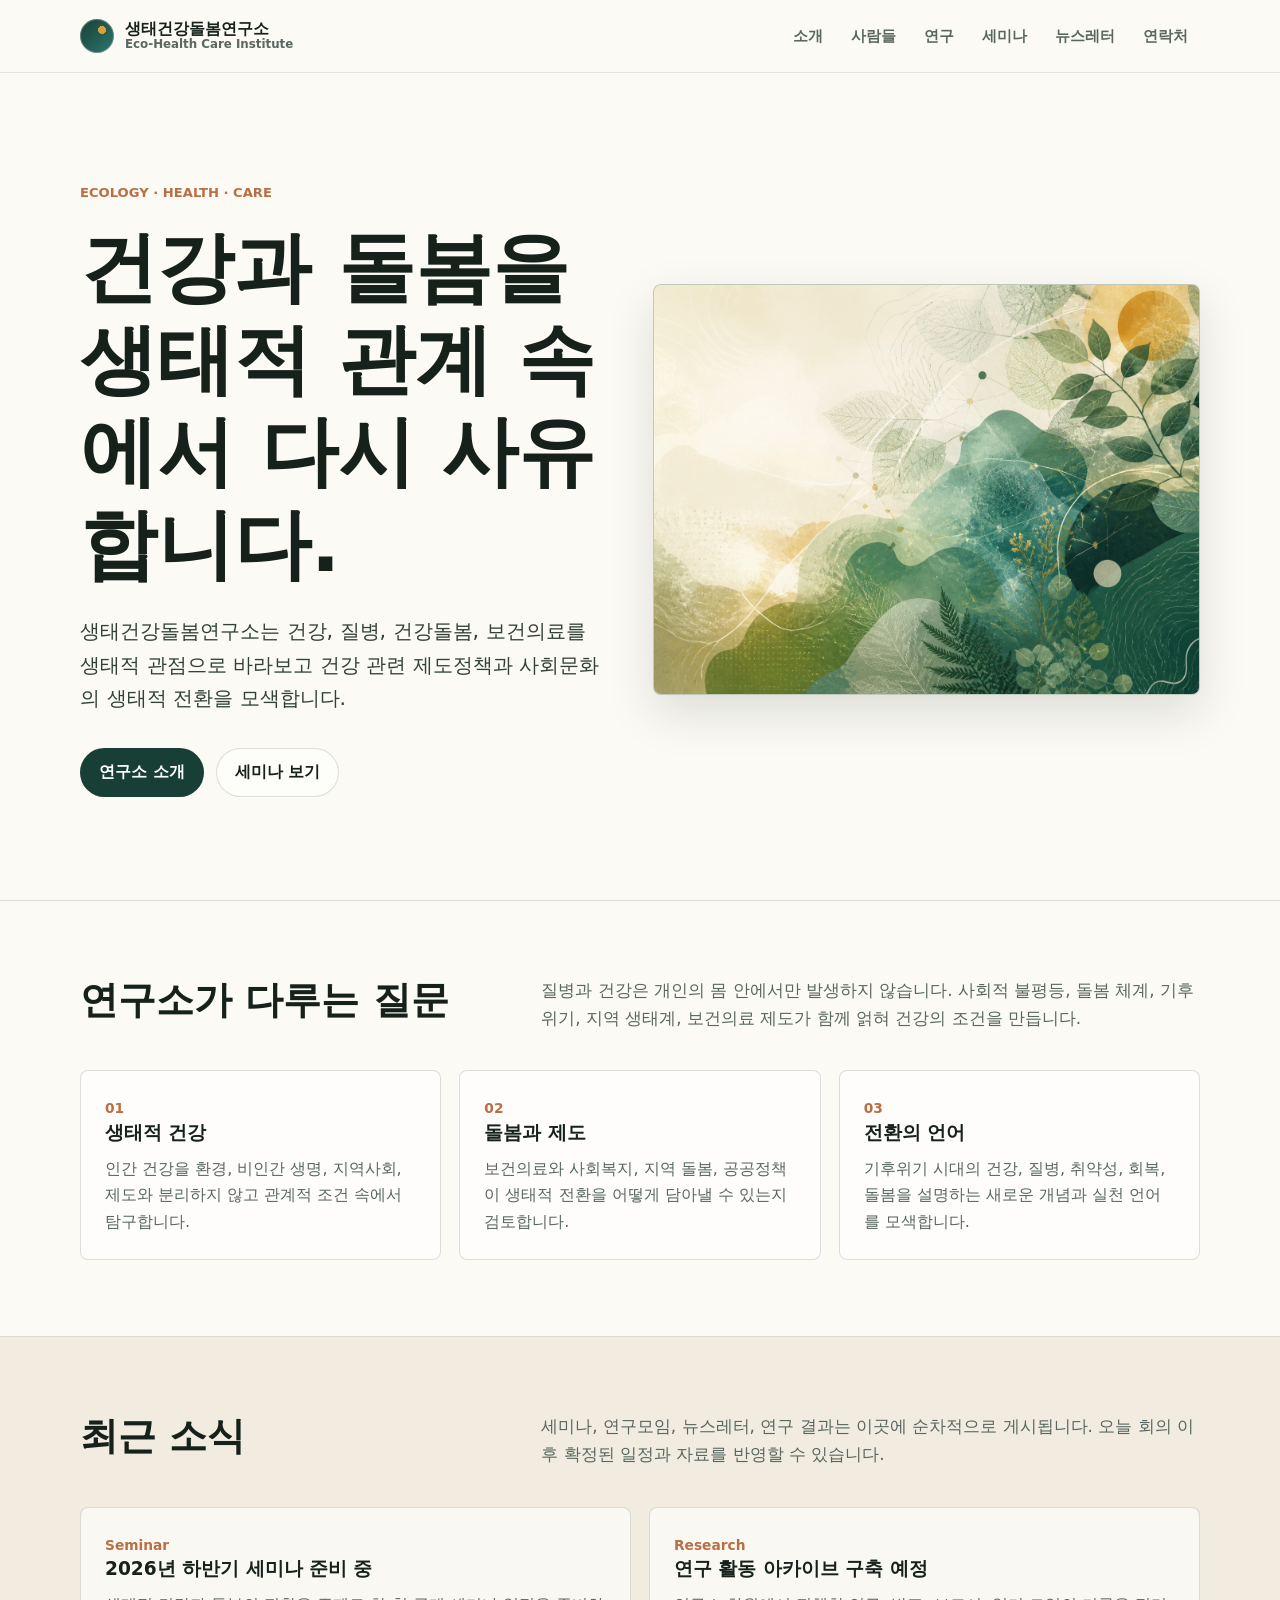
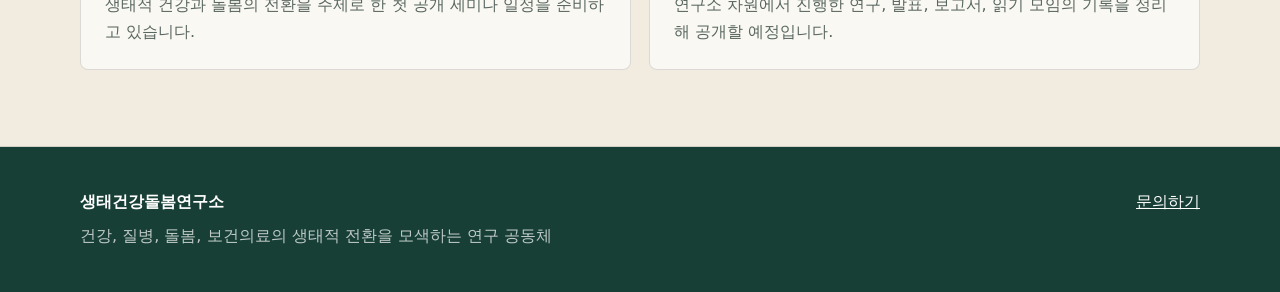
<file: index.html>
<!doctype html>
<html lang="ko">
  <head>
    <meta charset="utf-8">
    <meta name="viewport" content="width=device-width, initial-scale=1">
    <title>생태건강돌봄연구소</title>
    <meta name="description" content="생태건강돌봄연구소는 건강, 질병, 건강돌봄, 보건의료를 생태적 관점으로 바라보고 건강 관련 제도정책과 사회문화의 생태적 전환을 모색합니다.">
    <meta property="og:title" content="생태건강돌봄연구소">
    <meta property="og:description" content="건강과 돌봄을 생태적 관계 속에서 다시 사유하는 연구 공동체">
    <meta property="og:image" content="assets/ecological-care-hero.png">
    <link rel="stylesheet" href="styles.css">
  </head>
  <body>
    <header class="site-header">
      <nav class="nav" aria-label="주요 메뉴">
        <a class="brand" href="index.html" aria-label="생태건강돌봄연구소 홈">
          <span class="brand-mark" aria-hidden="true"></span>
          <span class="brand-text"><span>생태건강돌봄연구소</span><span>Eco-Health Care Institute</span></span>
        </a>
        <button class="menu-toggle" type="button" aria-label="메뉴 열기" aria-expanded="false">☰</button>
        <div class="nav-links">
          <a href="about.html">소개</a>
          <a href="people.html">사람들</a>
          <a href="research.html">연구</a>
          <a href="events.html">세미나</a>
          <a href="newsletter.html">뉴스레터</a>
          <a href="contact.html">연락처</a>
        </div>
      </nav>
    </header>
    <main>
      <section class="hero">
        <div class="hero-inner">
          <div>
            <p class="eyebrow">ECOLOGY · HEALTH · CARE</p>
            <h1>건강과 돌봄을 생태적 관계 속에서 다시 사유합니다.</h1>
            <p class="lead">생태건강돌봄연구소는 건강, 질병, 건강돌봄, 보건의료를 생태적 관점으로 바라보고 건강 관련 제도정책과 사회문화의 생태적 전환을 모색합니다.</p>
            <div class="hero-actions">
              <a class="button primary" href="about.html">연구소 소개</a>
              <a class="button secondary" href="events.html">세미나 보기</a>
            </div>
          </div>
          <div class="hero-visual" aria-label="생태, 건강, 돌봄의 관계를 표현한 추상 이미지">
            <img src="assets/ecological-care-hero.png" alt="">
          </div>
        </div>
      </section>
      <section class="section">
        <div class="section-inner">
          <div class="section-head">
            <h2>연구소가 다루는 질문</h2>
            <p>질병과 건강은 개인의 몸 안에서만 발생하지 않습니다. 사회적 불평등, 돌봄 체계, 기후위기, 지역 생태계, 보건의료 제도가 함께 얽혀 건강의 조건을 만듭니다.</p>
          </div>
          <div class="grid three">
            <article class="card"><span class="meta">01</span><h3>생태적 건강</h3><p>인간 건강을 환경, 비인간 생명, 지역사회, 제도와 분리하지 않고 관계적 조건 속에서 탐구합니다.</p></article>
            <article class="card"><span class="meta">02</span><h3>돌봄과 제도</h3><p>보건의료와 사회복지, 지역 돌봄, 공공정책이 생태적 전환을 어떻게 담아낼 수 있는지 검토합니다.</p></article>
            <article class="card"><span class="meta">03</span><h3>전환의 언어</h3><p>기후위기 시대의 건강, 질병, 취약성, 회복, 돌봄을 설명하는 새로운 개념과 실천 언어를 모색합니다.</p></article>
          </div>
        </div>
      </section>
      <section class="section alt">
        <div class="section-inner">
          <div class="section-head">
            <h2>최근 소식</h2>
            <p>세미나, 연구모임, 뉴스레터, 연구 결과는 이곳에 순차적으로 게시됩니다. 오늘 회의 이후 확정된 일정과 자료를 반영할 수 있습니다.</p>
          </div>
          <div class="grid two">
            <article class="card"><span class="meta">Seminar</span><h3>2026년 하반기 세미나 준비 중</h3><p>생태적 건강과 돌봄의 전환을 주제로 한 첫 공개 세미나 일정을 준비하고 있습니다.</p></article>
            <article class="card"><span class="meta">Research</span><h3>연구 활동 아카이브 구축 예정</h3><p>연구소 차원에서 진행한 연구, 발표, 보고서, 읽기 모임의 기록을 정리해 공개할 예정입니다.</p></article>
          </div>
        </div>
      </section>
    </main>
    <footer class="site-footer"><div class="footer-inner"><div><p class="footer-name">생태건강돌봄연구소</p><p class="footer-note">건강, 질병, 돌봄, 보건의료의 생태적 전환을 모색하는 연구 공동체</p></div><a href="contact.html">문의하기</a></div></footer>
    <script src="script.js"></script>
  </body>
</html>
</file>
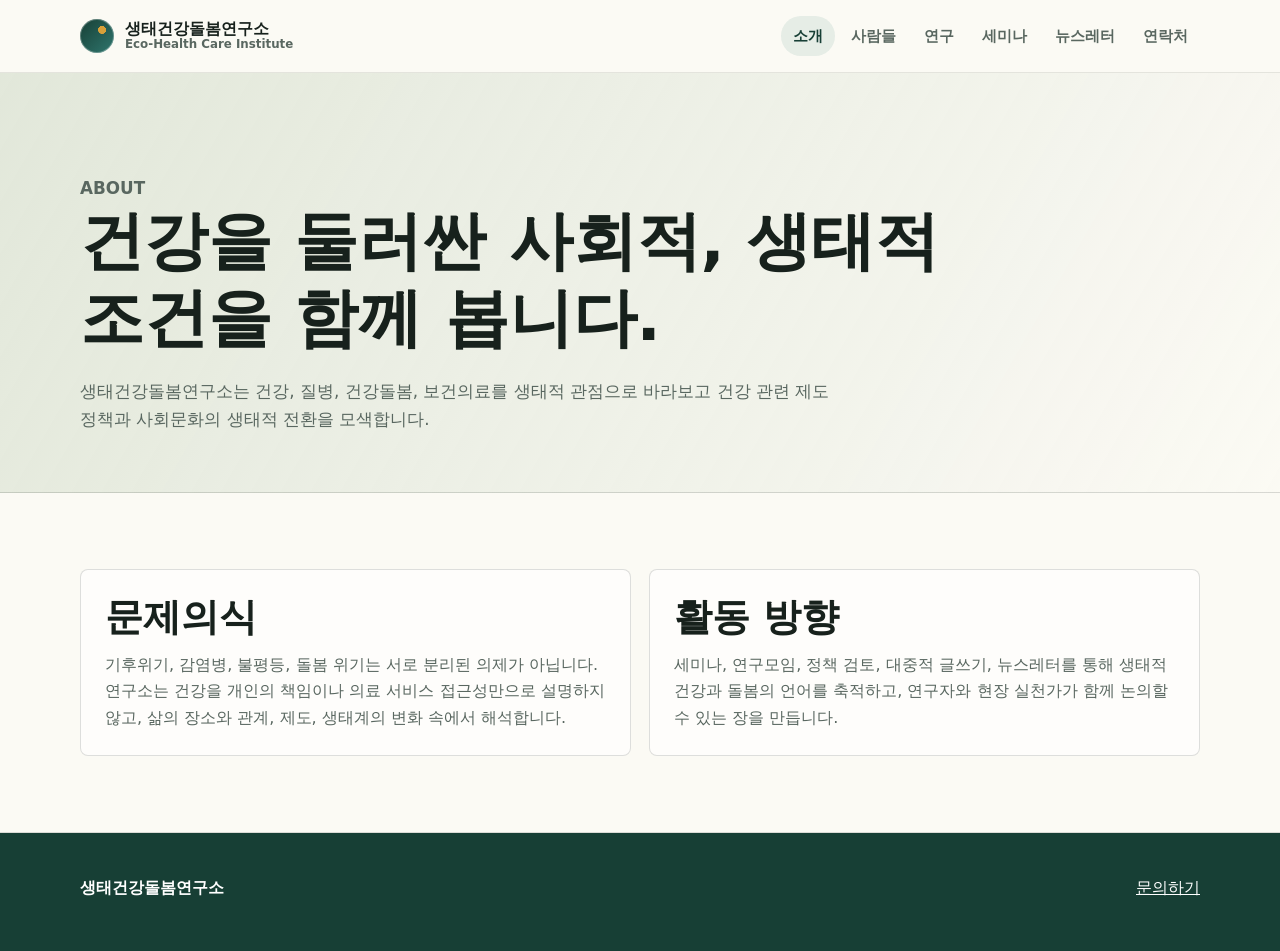
<file: about.html>
<!doctype html>
<html lang="ko">
  <head><meta charset="utf-8"><meta name="viewport" content="width=device-width, initial-scale=1"><title>소개 | 생태건강돌봄연구소</title><meta name="description" content="생태건강돌봄연구소 소개"><link rel="stylesheet" href="styles.css"></head>
  <body>
    <header class="site-header"><nav class="nav" aria-label="주요 메뉴"><a class="brand" href="index.html"><span class="brand-mark" aria-hidden="true"></span><span class="brand-text"><span>생태건강돌봄연구소</span><span>Eco-Health Care Institute</span></span></a><button class="menu-toggle" type="button" aria-label="메뉴 열기" aria-expanded="false">☰</button><div class="nav-links"><a aria-current="page" href="about.html">소개</a><a href="people.html">사람들</a><a href="research.html">연구</a><a href="events.html">세미나</a><a href="newsletter.html">뉴스레터</a><a href="contact.html">연락처</a></div></nav></header>
    <main>
      <section class="page-hero"><div class="page-intro"><p class="eyebrow">ABOUT</p><h1>건강을 둘러싼 사회적, 생태적 조건을 함께 봅니다.</h1><p>생태건강돌봄연구소는 건강, 질병, 건강돌봄, 보건의료를 생태적 관점으로 바라보고 건강 관련 제도정책과 사회문화의 생태적 전환을 모색합니다.</p></div></section>
      <section class="section"><div class="section-inner grid two"><article class="card"><h2>문제의식</h2><p>기후위기, 감염병, 불평등, 돌봄 위기는 서로 분리된 의제가 아닙니다. 연구소는 건강을 개인의 책임이나 의료 서비스 접근성만으로 설명하지 않고, 삶의 장소와 관계, 제도, 생태계의 변화 속에서 해석합니다.</p></article><article class="card"><h2>활동 방향</h2><p>세미나, 연구모임, 정책 검토, 대중적 글쓰기, 뉴스레터를 통해 생태적 건강과 돌봄의 언어를 축적하고, 연구자와 현장 실천가가 함께 논의할 수 있는 장을 만듭니다.</p></article></div></section>
    </main>
    <footer class="site-footer"><div class="footer-inner"><p class="footer-name">생태건강돌봄연구소</p><a href="contact.html">문의하기</a></div></footer><script src="script.js"></script>
  </body>
</html>
</file>
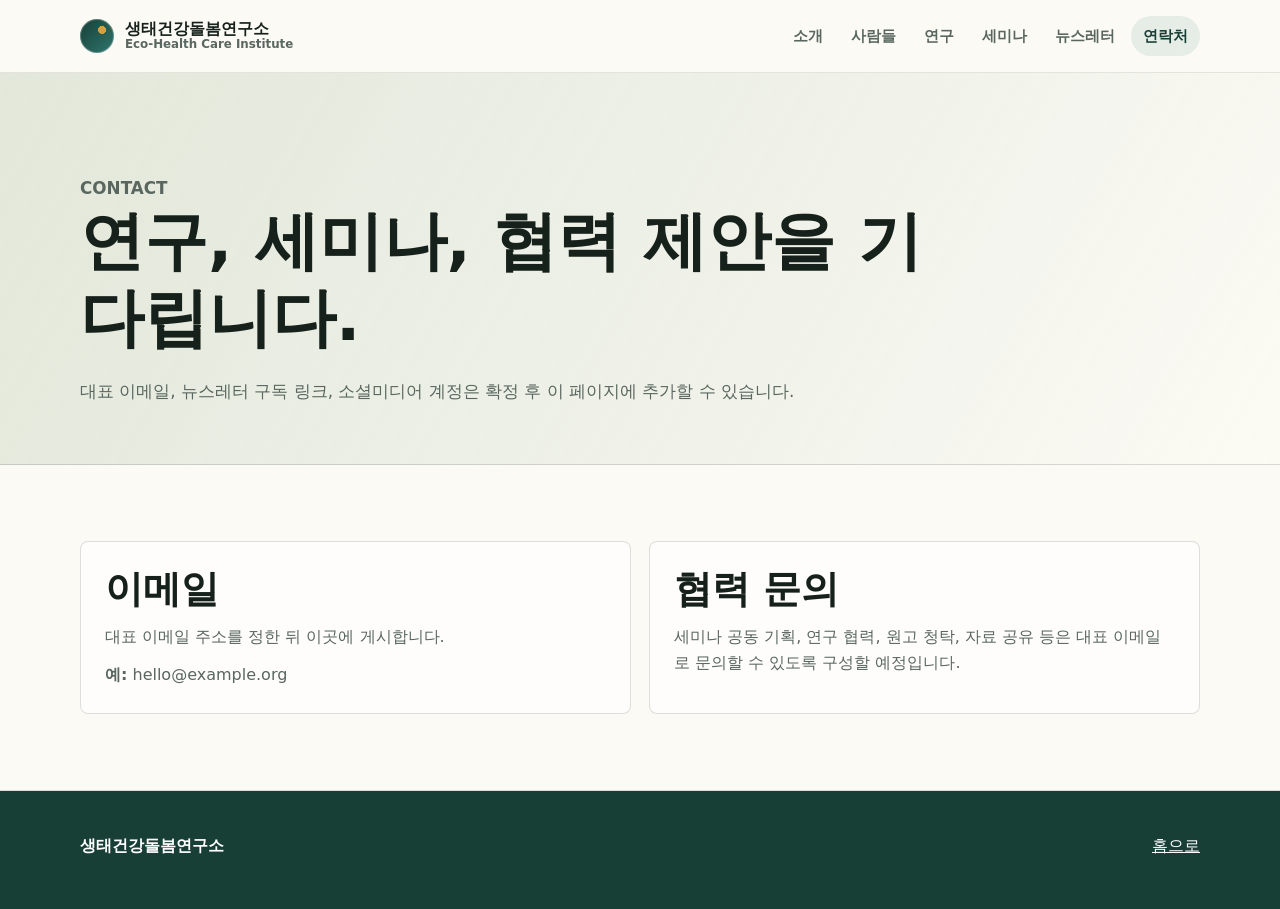
<file: contact.html>
<!doctype html>
<html lang="ko">
  <head><meta charset="utf-8"><meta name="viewport" content="width=device-width, initial-scale=1"><title>연락처 | 생태건강돌봄연구소</title><link rel="stylesheet" href="styles.css"></head>
  <body>
    <header class="site-header"><nav class="nav" aria-label="주요 메뉴"><a class="brand" href="index.html"><span class="brand-mark" aria-hidden="true"></span><span class="brand-text"><span>생태건강돌봄연구소</span><span>Eco-Health Care Institute</span></span></a><button class="menu-toggle" type="button" aria-label="메뉴 열기" aria-expanded="false">☰</button><div class="nav-links"><a href="about.html">소개</a><a href="people.html">사람들</a><a href="research.html">연구</a><a href="events.html">세미나</a><a href="newsletter.html">뉴스레터</a><a aria-current="page" href="contact.html">연락처</a></div></nav></header>
    <main><section class="page-hero"><div class="page-intro"><p class="eyebrow">CONTACT</p><h1>연구, 세미나, 협력 제안을 기다립니다.</h1><p>대표 이메일, 뉴스레터 구독 링크, 소셜미디어 계정은 확정 후 이 페이지에 추가할 수 있습니다.</p></div></section><section class="section"><div class="section-inner grid two"><article class="card"><h2>이메일</h2><p>대표 이메일 주소를 정한 뒤 이곳에 게시합니다.</p><p><strong>예:</strong> hello@example.org</p></article><article class="card"><h2>협력 문의</h2><p>세미나 공동 기획, 연구 협력, 원고 청탁, 자료 공유 등은 대표 이메일로 문의할 수 있도록 구성할 예정입니다.</p></article></div></section></main>
    <footer class="site-footer"><div class="footer-inner"><p class="footer-name">생태건강돌봄연구소</p><a href="index.html">홈으로</a></div></footer><script src="script.js"></script>
  </body>
</html>
</file>
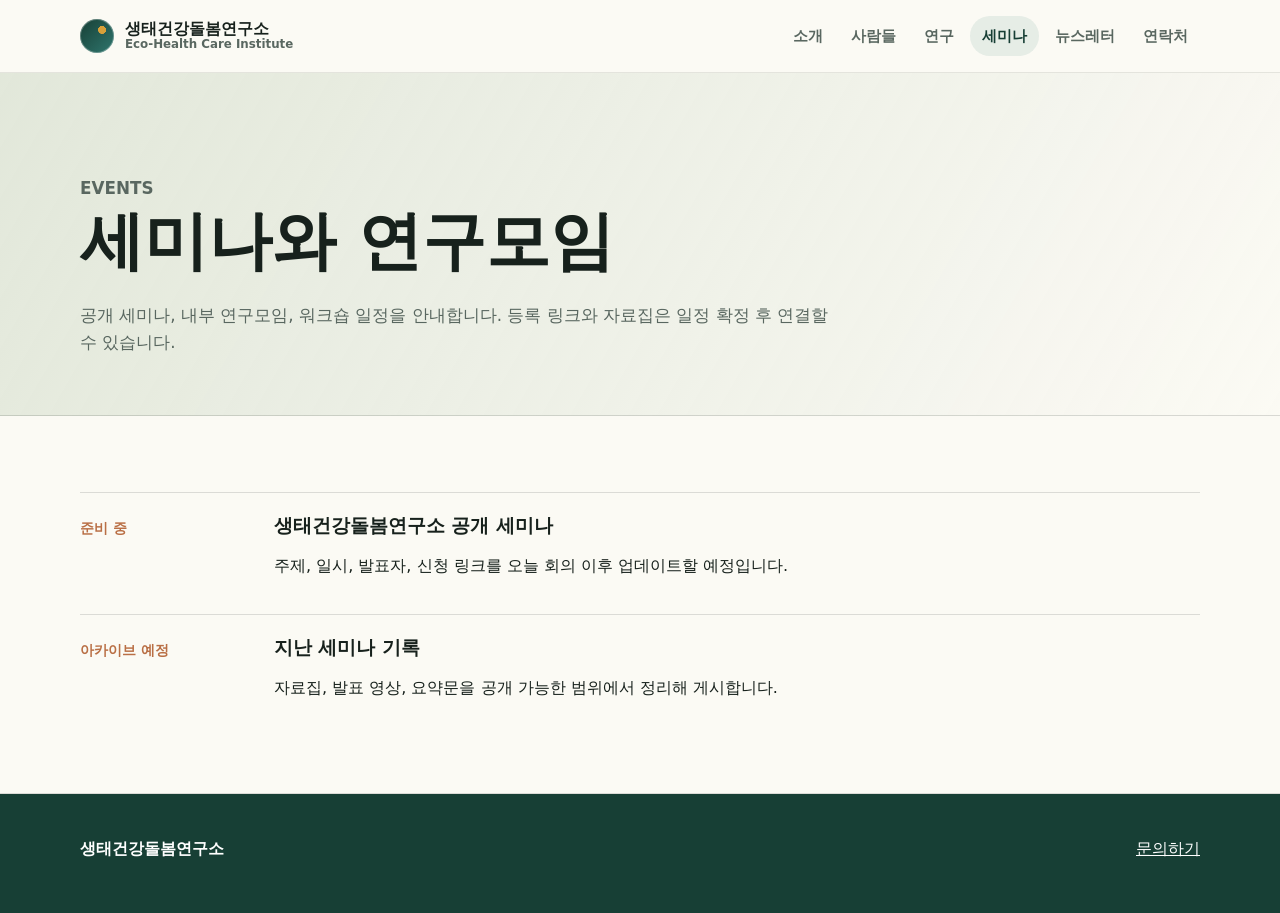
<file: events.html>
<!doctype html>
<html lang="ko">
  <head><meta charset="utf-8"><meta name="viewport" content="width=device-width, initial-scale=1"><title>세미나 | 생태건강돌봄연구소</title><link rel="stylesheet" href="styles.css"></head>
  <body>
    <header class="site-header"><nav class="nav" aria-label="주요 메뉴"><a class="brand" href="index.html"><span class="brand-mark" aria-hidden="true"></span><span class="brand-text"><span>생태건강돌봄연구소</span><span>Eco-Health Care Institute</span></span></a><button class="menu-toggle" type="button" aria-label="메뉴 열기" aria-expanded="false">☰</button><div class="nav-links"><a href="about.html">소개</a><a href="people.html">사람들</a><a href="research.html">연구</a><a aria-current="page" href="events.html">세미나</a><a href="newsletter.html">뉴스레터</a><a href="contact.html">연락처</a></div></nav></header>
    <main><section class="page-hero"><div class="page-intro"><p class="eyebrow">EVENTS</p><h1>세미나와 연구모임</h1><p>공개 세미나, 내부 연구모임, 워크숍 일정을 안내합니다. 등록 링크와 자료집은 일정 확정 후 연결할 수 있습니다.</p></div></section><section class="section"><div class="section-inner timeline"><article class="event-row"><div><span class="meta">준비 중</span></div><div><h3>생태건강돌봄연구소 공개 세미나</h3><p>주제, 일시, 발표자, 신청 링크를 오늘 회의 이후 업데이트할 예정입니다.</p></div></article><article class="event-row"><div><span class="meta">아카이브 예정</span></div><div><h3>지난 세미나 기록</h3><p>자료집, 발표 영상, 요약문을 공개 가능한 범위에서 정리해 게시합니다.</p></div></article></div></section></main>
    <footer class="site-footer"><div class="footer-inner"><p class="footer-name">생태건강돌봄연구소</p><a href="contact.html">문의하기</a></div></footer><script src="script.js"></script>
  </body>
</html>
</file>
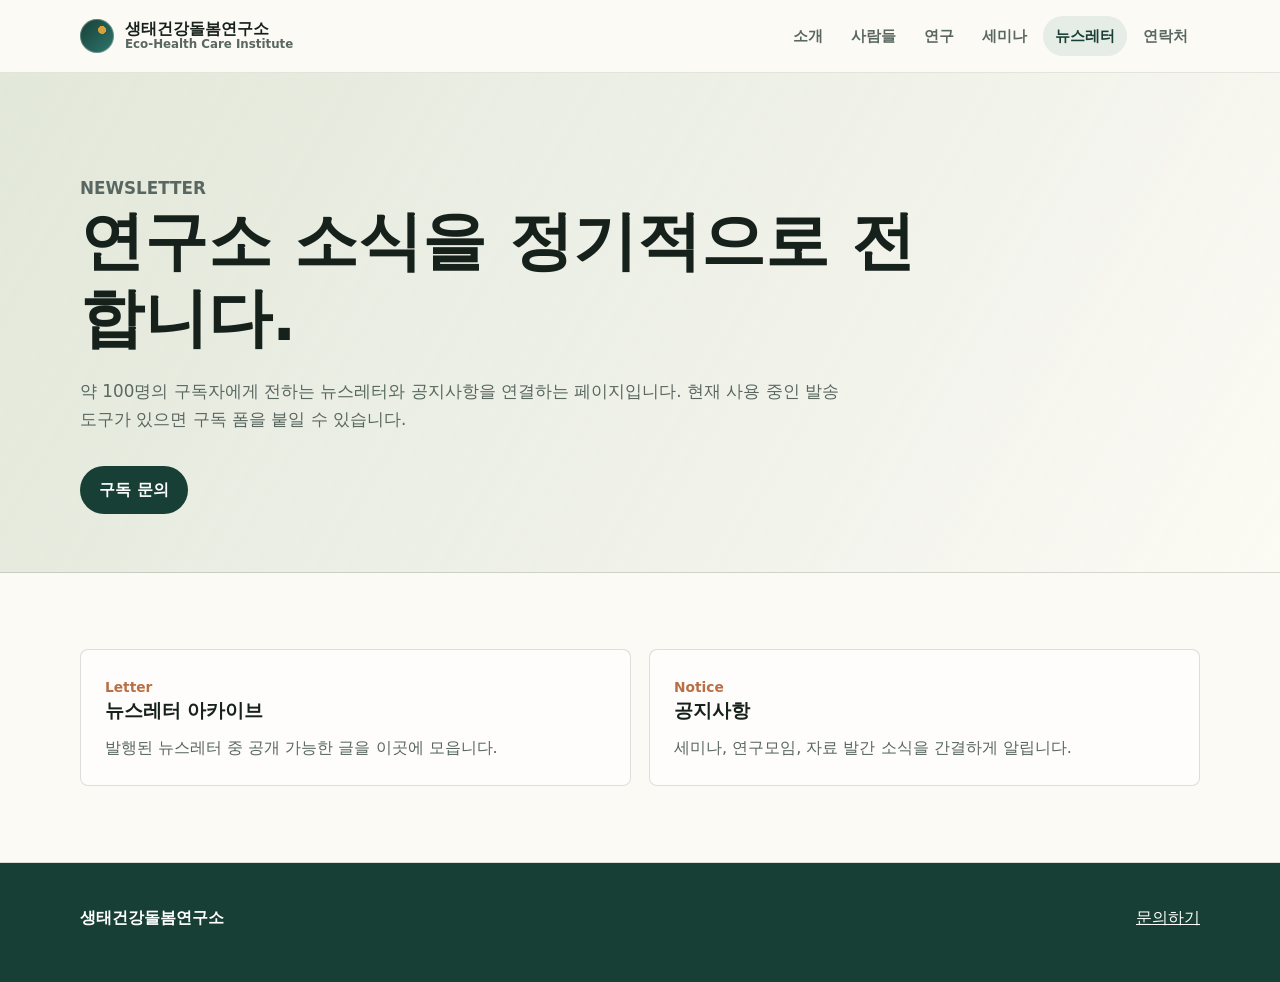
<file: newsletter.html>
<!doctype html>
<html lang="ko">
  <head><meta charset="utf-8"><meta name="viewport" content="width=device-width, initial-scale=1"><title>뉴스레터 | 생태건강돌봄연구소</title><link rel="stylesheet" href="styles.css"></head>
  <body>
    <header class="site-header"><nav class="nav" aria-label="주요 메뉴"><a class="brand" href="index.html"><span class="brand-mark" aria-hidden="true"></span><span class="brand-text"><span>생태건강돌봄연구소</span><span>Eco-Health Care Institute</span></span></a><button class="menu-toggle" type="button" aria-label="메뉴 열기" aria-expanded="false">☰</button><div class="nav-links"><a href="about.html">소개</a><a href="people.html">사람들</a><a href="research.html">연구</a><a href="events.html">세미나</a><a aria-current="page" href="newsletter.html">뉴스레터</a><a href="contact.html">연락처</a></div></nav></header>
    <main><section class="page-hero"><div class="page-intro"><p class="eyebrow">NEWSLETTER</p><h1>연구소 소식을 정기적으로 전합니다.</h1><p>약 100명의 구독자에게 전하는 뉴스레터와 공지사항을 연결하는 페이지입니다. 현재 사용 중인 발송 도구가 있으면 구독 폼을 붙일 수 있습니다.</p><div class="page-actions"><a class="button primary" href="contact.html">구독 문의</a></div></div></section><section class="section"><div class="section-inner grid two"><article class="card"><span class="meta">Letter</span><h3>뉴스레터 아카이브</h3><p>발행된 뉴스레터 중 공개 가능한 글을 이곳에 모읍니다.</p></article><article class="card"><span class="meta">Notice</span><h3>공지사항</h3><p>세미나, 연구모임, 자료 발간 소식을 간결하게 알립니다.</p></article></div></section></main>
    <footer class="site-footer"><div class="footer-inner"><p class="footer-name">생태건강돌봄연구소</p><a href="contact.html">문의하기</a></div></footer><script src="script.js"></script>
  </body>
</html>
</file>
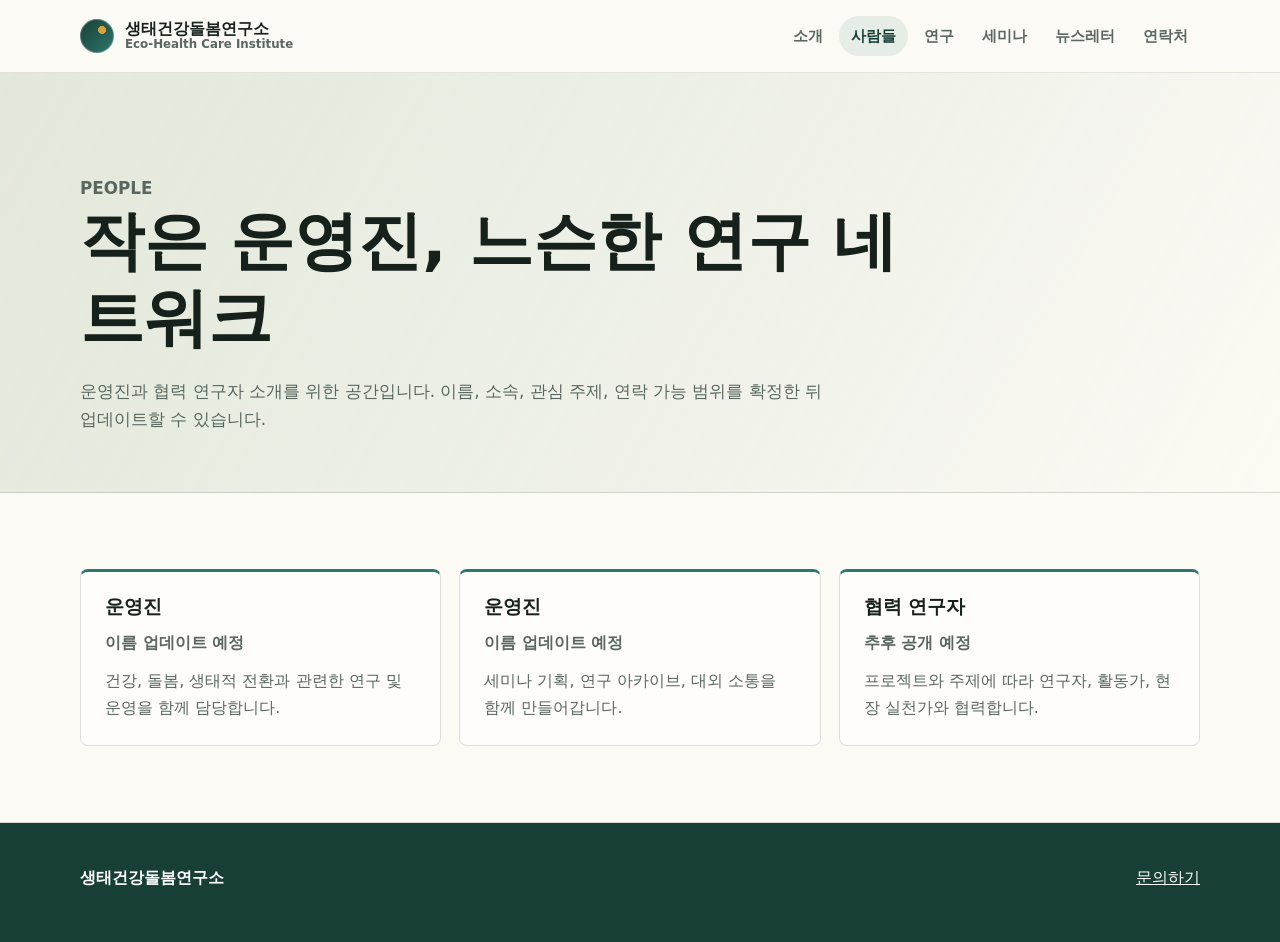
<file: people.html>
<!doctype html>
<html lang="ko">
  <head><meta charset="utf-8"><meta name="viewport" content="width=device-width, initial-scale=1"><title>사람들 | 생태건강돌봄연구소</title><link rel="stylesheet" href="styles.css"></head>
  <body>
    <header class="site-header"><nav class="nav" aria-label="주요 메뉴"><a class="brand" href="index.html"><span class="brand-mark" aria-hidden="true"></span><span class="brand-text"><span>생태건강돌봄연구소</span><span>Eco-Health Care Institute</span></span></a><button class="menu-toggle" type="button" aria-label="메뉴 열기" aria-expanded="false">☰</button><div class="nav-links"><a href="about.html">소개</a><a aria-current="page" href="people.html">사람들</a><a href="research.html">연구</a><a href="events.html">세미나</a><a href="newsletter.html">뉴스레터</a><a href="contact.html">연락처</a></div></nav></header>
    <main><section class="page-hero"><div class="page-intro"><p class="eyebrow">PEOPLE</p><h1>작은 운영진, 느슨한 연구 네트워크</h1><p>운영진과 협력 연구자 소개를 위한 공간입니다. 이름, 소속, 관심 주제, 연락 가능 범위를 확정한 뒤 업데이트할 수 있습니다.</p></div></section><section class="section"><div class="section-inner profile-grid"><article class="card profile"><h3>운영진</h3><p class="placeholder-name">이름 업데이트 예정</p><p>건강, 돌봄, 생태적 전환과 관련한 연구 및 운영을 함께 담당합니다.</p></article><article class="card profile"><h3>운영진</h3><p class="placeholder-name">이름 업데이트 예정</p><p>세미나 기획, 연구 아카이브, 대외 소통을 함께 만들어갑니다.</p></article><article class="card profile"><h3>협력 연구자</h3><p class="placeholder-name">추후 공개 예정</p><p>프로젝트와 주제에 따라 연구자, 활동가, 현장 실천가와 협력합니다.</p></article></div></section></main>
    <footer class="site-footer"><div class="footer-inner"><p class="footer-name">생태건강돌봄연구소</p><a href="contact.html">문의하기</a></div></footer><script src="script.js"></script>
  </body>
</html>
</file>
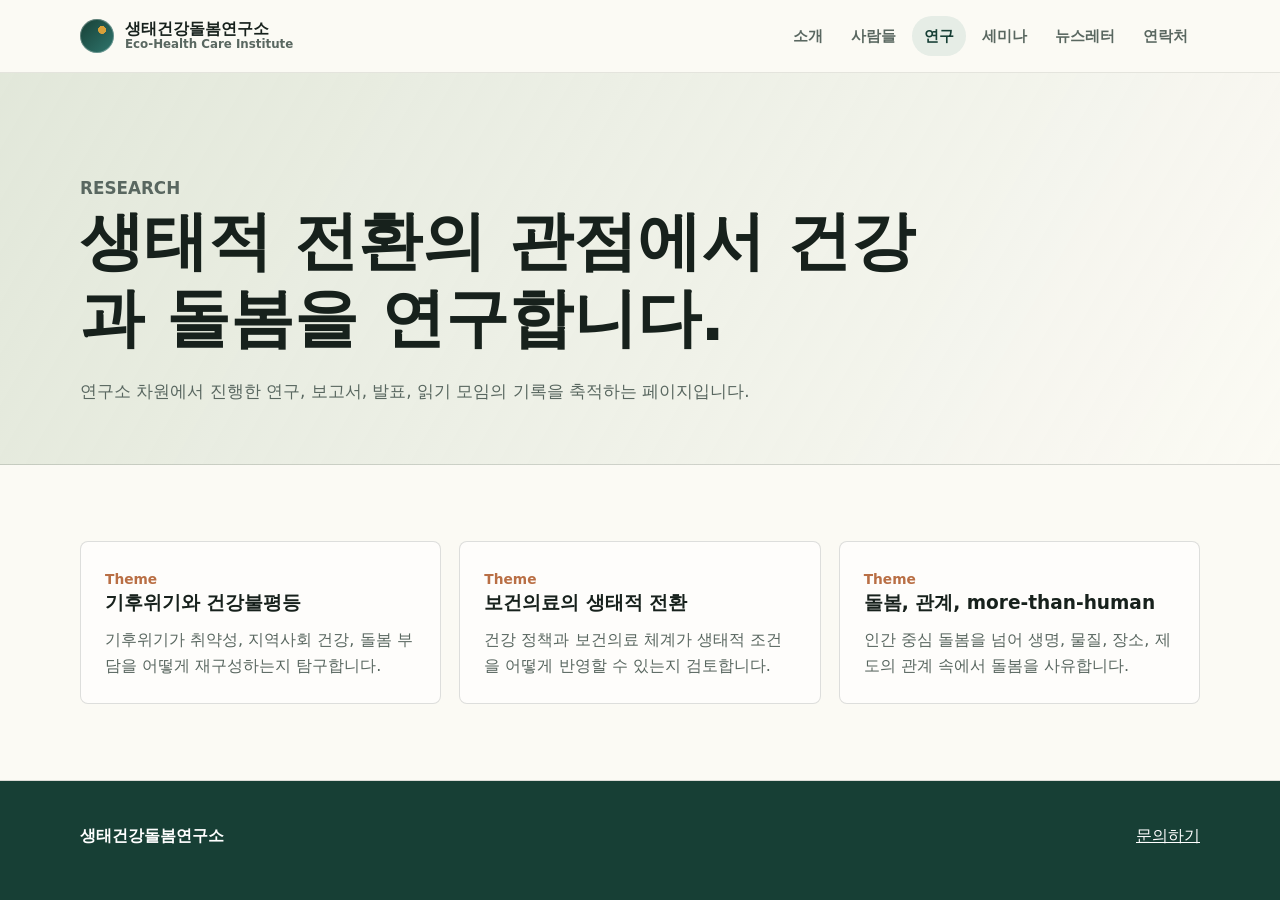
<file: research.html>
<!doctype html>
<html lang="ko">
  <head><meta charset="utf-8"><meta name="viewport" content="width=device-width, initial-scale=1"><title>연구 | 생태건강돌봄연구소</title><link rel="stylesheet" href="styles.css"></head>
  <body>
    <header class="site-header"><nav class="nav" aria-label="주요 메뉴"><a class="brand" href="index.html"><span class="brand-mark" aria-hidden="true"></span><span class="brand-text"><span>생태건강돌봄연구소</span><span>Eco-Health Care Institute</span></span></a><button class="menu-toggle" type="button" aria-label="메뉴 열기" aria-expanded="false">☰</button><div class="nav-links"><a href="about.html">소개</a><a href="people.html">사람들</a><a aria-current="page" href="research.html">연구</a><a href="events.html">세미나</a><a href="newsletter.html">뉴스레터</a><a href="contact.html">연락처</a></div></nav></header>
    <main><section class="page-hero"><div class="page-intro"><p class="eyebrow">RESEARCH</p><h1>생태적 전환의 관점에서 건강과 돌봄을 연구합니다.</h1><p>연구소 차원에서 진행한 연구, 보고서, 발표, 읽기 모임의 기록을 축적하는 페이지입니다.</p></div></section><section class="section"><div class="section-inner"><div class="grid three"><article class="card"><span class="meta">Theme</span><h3>기후위기와 건강불평등</h3><p>기후위기가 취약성, 지역사회 건강, 돌봄 부담을 어떻게 재구성하는지 탐구합니다.</p></article><article class="card"><span class="meta">Theme</span><h3>보건의료의 생태적 전환</h3><p>건강 정책과 보건의료 체계가 생태적 조건을 어떻게 반영할 수 있는지 검토합니다.</p></article><article class="card"><span class="meta">Theme</span><h3>돌봄, 관계, more-than-human</h3><p>인간 중심 돌봄을 넘어 생명, 물질, 장소, 제도의 관계 속에서 돌봄을 사유합니다.</p></article></div></div></section></main>
    <footer class="site-footer"><div class="footer-inner"><p class="footer-name">생태건강돌봄연구소</p><a href="contact.html">문의하기</a></div></footer><script src="script.js"></script>
  </body>
</html>
</file>
<file: styles.css>
:root {
  --ink: #17211c;
  --muted: #596760;
  --paper: #fbfaf4;
  --paper-deep: #f1ecdf;
  --forest: #173f35;
  --teal: #2f766e;
  --sage: #d8e1d0;
  --clay: #b96f45;
  --amber: #d8a039;
  --line: rgba(23, 33, 28, 0.14);
  --shadow: 0 18px 48px rgba(23, 33, 28, 0.13);
  --max: 1120px;
}

* { box-sizing: border-box; }
html { scroll-behavior: smooth; }
body {
  margin: 0;
  color: var(--ink);
  background: var(--paper);
  font-family: "Inter", "Noto Sans KR", "Apple SD Gothic Neo", "Malgun Gothic", system-ui, sans-serif;
  line-height: 1.65;
}
img { display: block; max-width: 100%; }
a { color: inherit; }

.site-header {
  position: sticky;
  top: 0;
  z-index: 20;
  border-bottom: 1px solid rgba(23, 33, 28, 0.1);
  background: rgba(251, 250, 244, 0.88);
  backdrop-filter: blur(18px);
}
.nav {
  width: min(100% - 32px, var(--max));
  min-height: 72px;
  margin: 0 auto;
  display: flex;
  align-items: center;
  justify-content: space-between;
  gap: 24px;
}
.brand {
  display: inline-flex;
  align-items: center;
  gap: 11px;
  font-weight: 800;
  text-decoration: none;
}
.brand-mark {
  width: 34px;
  height: 34px;
  border-radius: 50%;
  background:
    radial-gradient(circle at 65% 32%, var(--amber) 0 12%, transparent 13%),
    linear-gradient(135deg, var(--forest), var(--teal));
  box-shadow: inset 0 0 0 1px rgba(255, 255, 255, 0.28);
}
.brand-text {
  display: flex;
  flex-direction: column;
  line-height: 1.18;
}
.brand-text span:first-child { font-size: 0.98rem; }
.brand-text span:last-child {
  color: var(--muted);
  font-size: 0.74rem;
  font-weight: 600;
}
.nav-links {
  display: flex;
  align-items: center;
  gap: 4px;
}
.nav-links a {
  border-radius: 999px;
  padding: 8px 12px;
  color: var(--muted);
  font-size: 0.92rem;
  font-weight: 700;
  text-decoration: none;
}
.nav-links a:hover,
.nav-links a[aria-current="page"] {
  color: var(--forest);
  background: rgba(47, 118, 110, 0.1);
}
.menu-toggle {
  display: none;
  width: 42px;
  height: 42px;
  border: 1px solid var(--line);
  border-radius: 50%;
  background: transparent;
  color: var(--ink);
  font-size: 1.2rem;
}

.hero {
  min-height: calc(100vh - 72px);
  display: grid;
  align-items: stretch;
  border-bottom: 1px solid var(--line);
}
.hero-inner {
  width: min(100% - 32px, var(--max));
  margin: 0 auto;
  display: grid;
  grid-template-columns: minmax(0, 0.98fr) minmax(340px, 1.02fr);
  align-items: center;
  gap: 48px;
  padding: 62px 0 56px;
}
.eyebrow {
  margin: 0 0 18px;
  color: var(--clay);
  font-size: 0.82rem;
  font-weight: 800;
}
h1, h2, h3 { margin: 0; line-height: 1.2; }
h1 {
  max-width: 720px;
  font-size: clamp(2.65rem, 6vw, 5.45rem);
  font-weight: 850;
  overflow-wrap: break-word;
}
h2 { font-size: clamp(1.75rem, 3vw, 2.65rem); }
h3 { font-size: 1.16rem; }
.lead {
  max-width: 690px;
  margin: 24px 0 0;
  color: #314039;
  font-size: clamp(1.06rem, 2vw, 1.28rem);
}
.hero-actions,
.page-actions {
  display: flex;
  flex-wrap: wrap;
  gap: 12px;
  margin-top: 32px;
}
.button {
  display: inline-flex;
  align-items: center;
  justify-content: center;
  min-height: 46px;
  border: 1px solid transparent;
  border-radius: 999px;
  padding: 10px 18px;
  font-weight: 800;
  text-decoration: none;
}
.button.primary { color: #fff; background: var(--forest); }
.button.secondary {
  border-color: var(--line);
  background: rgba(255, 255, 255, 0.56);
}
.hero-visual {
  overflow: hidden;
  border: 1px solid rgba(23, 33, 28, 0.12);
  border-radius: 8px;
  box-shadow: var(--shadow);
  aspect-ratio: 4 / 3;
  background: var(--sage);
}
.hero-visual img {
  width: 100%;
  height: 100%;
  object-fit: cover;
}

.section {
  border-bottom: 1px solid var(--line);
  padding: 76px 0;
}
.section.alt { background: var(--paper-deep); }
.section-inner {
  width: min(100% - 32px, var(--max));
  margin: 0 auto;
}
.section-head {
  display: grid;
  grid-template-columns: minmax(220px, 0.78fr) minmax(0, 1.22fr);
  gap: 40px;
  margin-bottom: 38px;
}
.section-head p,
.page-intro p {
  margin: 0;
  color: var(--muted);
  font-size: 1.05rem;
}
.grid { display: grid; gap: 18px; }
.grid.three { grid-template-columns: repeat(3, minmax(0, 1fr)); }
.grid.two { grid-template-columns: repeat(2, minmax(0, 1fr)); }
.card {
  min-height: 100%;
  border: 1px solid var(--line);
  border-radius: 8px;
  padding: 24px;
  background: rgba(255, 255, 255, 0.62);
}
.card p {
  margin: 12px 0 0;
  color: var(--muted);
}
.meta {
  color: var(--clay);
  font-size: 0.86rem;
  font-weight: 800;
}
.page-hero {
  border-bottom: 1px solid var(--line);
  padding: 80px 0 58px;
  background:
    linear-gradient(120deg, rgba(216, 224, 208, 0.72), rgba(251, 250, 244, 0.92)),
    var(--paper);
}
.page-intro {
  width: min(100% - 32px, var(--max));
  margin: 0 auto;
}
.page-intro h1 {
  max-width: 860px;
  font-size: clamp(2.25rem, 5vw, 4.25rem);
}
.page-intro p {
  max-width: 760px;
  margin-top: 22px;
}
.profile-grid {
  display: grid;
  grid-template-columns: repeat(3, minmax(0, 1fr));
  gap: 18px;
}
.profile { border-top: 3px solid var(--teal); }
.placeholder-name {
  color: var(--muted);
  font-weight: 700;
}
.timeline { display: grid; gap: 18px; }
.event-row {
  display: grid;
  grid-template-columns: 170px minmax(0, 1fr);
  gap: 24px;
  border-top: 1px solid var(--line);
  padding-top: 22px;
}

.site-footer {
  background: var(--forest);
  color: rgba(255, 255, 255, 0.88);
  padding: 42px 0;
}
.footer-inner {
  width: min(100% - 32px, var(--max));
  margin: 0 auto;
  display: flex;
  align-items: flex-start;
  justify-content: space-between;
  gap: 28px;
}
.footer-inner a { color: #fff; }
.footer-name {
  margin: 0 0 8px;
  color: #fff;
  font-weight: 850;
}
.footer-note {
  max-width: 560px;
  margin: 0;
  color: rgba(255, 255, 255, 0.72);
}

@media (max-width: 900px) {
  .menu-toggle {
    display: inline-flex;
    align-items: center;
    justify-content: center;
  }
  .nav { position: relative; }
  .nav-links {
    position: absolute;
    top: 64px;
    right: 0;
    left: 0;
    display: none;
    flex-direction: column;
    align-items: stretch;
    border: 1px solid var(--line);
    border-radius: 8px;
    padding: 8px;
    background: var(--paper);
    box-shadow: var(--shadow);
  }
  .nav-links.is-open { display: flex; }
  .nav-links a {
    border-radius: 6px;
    padding: 12px;
  }
  .hero-inner,
  .section-head,
  .grid.three,
  .grid.two,
  .profile-grid,
  .event-row {
    grid-template-columns: 1fr;
  }
  .hero { min-height: auto; }
  .hero-inner { padding-top: 46px; }
  .hero-visual { min-height: 300px; }
}

@media (max-width: 560px) {
  .brand-text span:last-child { display: none; }
  h1 {
    font-size: 1.96rem;
    line-height: 1.24;
    word-break: keep-all;
    overflow-wrap: break-word;
  }
  .lead { font-size: 1rem; }
  .section,
  .page-hero { padding: 52px 0; }
  .footer-inner { flex-direction: column; }
}
</file>
